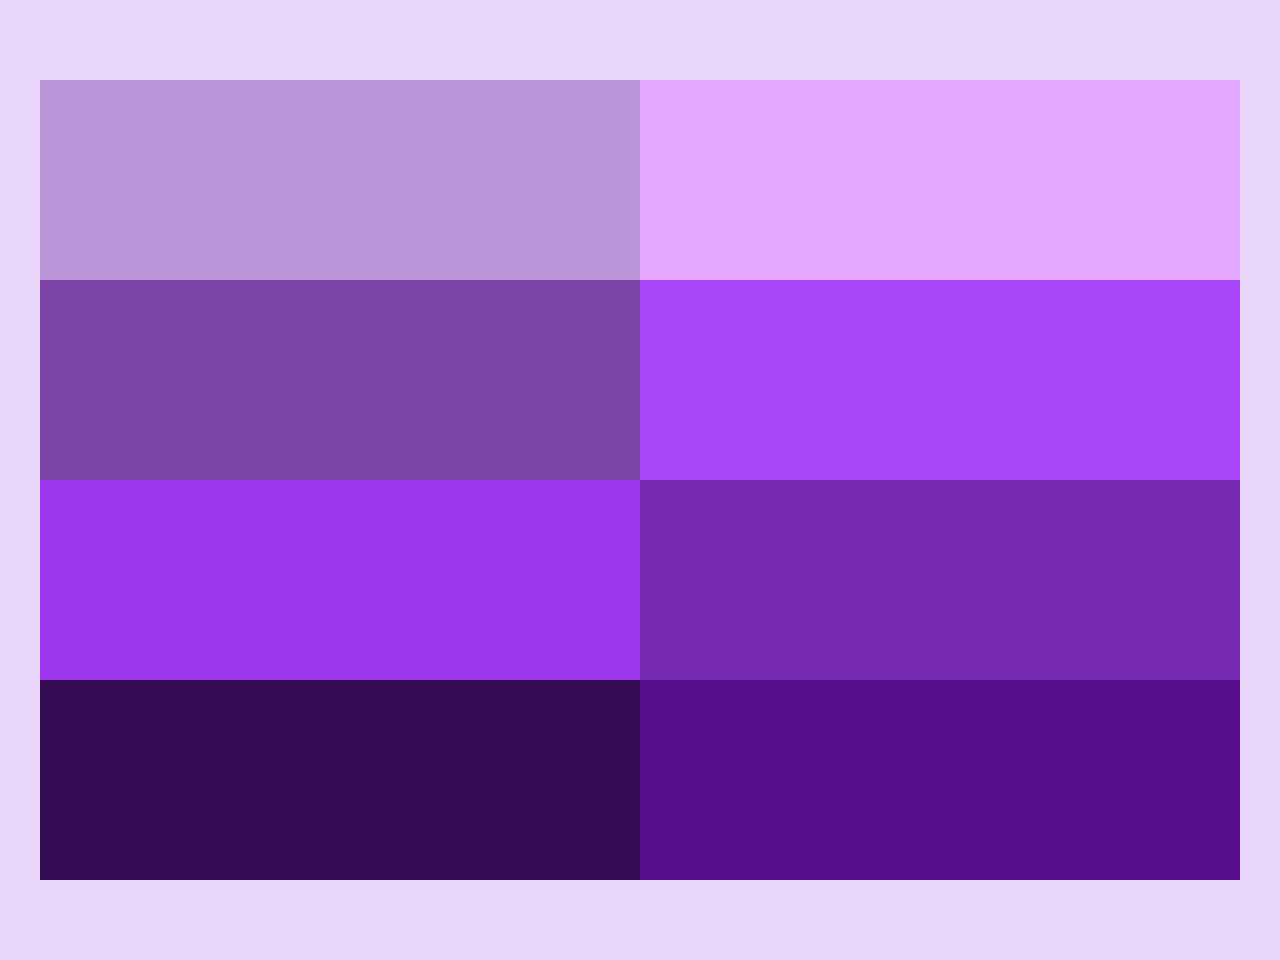
<file: Project 1/index.html>
<!DOCTYPE html>
<html lang="en">
<head>
  <meta charset="UTF-8">
  <meta name="viewport" content="width=device-width, initial-scale=1.0">
  <link rel="stylesheet" href="style.css">
  <title>CSS Box Model With Color</title>
</head>
<body>
  <section class="container">

    <section class="box-container">
        <div class="box box1"></div>
        <div class="box box2"></div>
    </section>

    <section class="box-container">
        <div class="box box3"></div>
        <div class="box box4"></div>
    </section>

    <section class="box-container">
        <div class="box box5"></div>
        <div class="box box6"></div>
    </section>

    <section class="box-container">
        <div class="box box7"></div>
        <div class="box box8"></div>
    </section>
    
  </section>
</body>
</html>
</file>
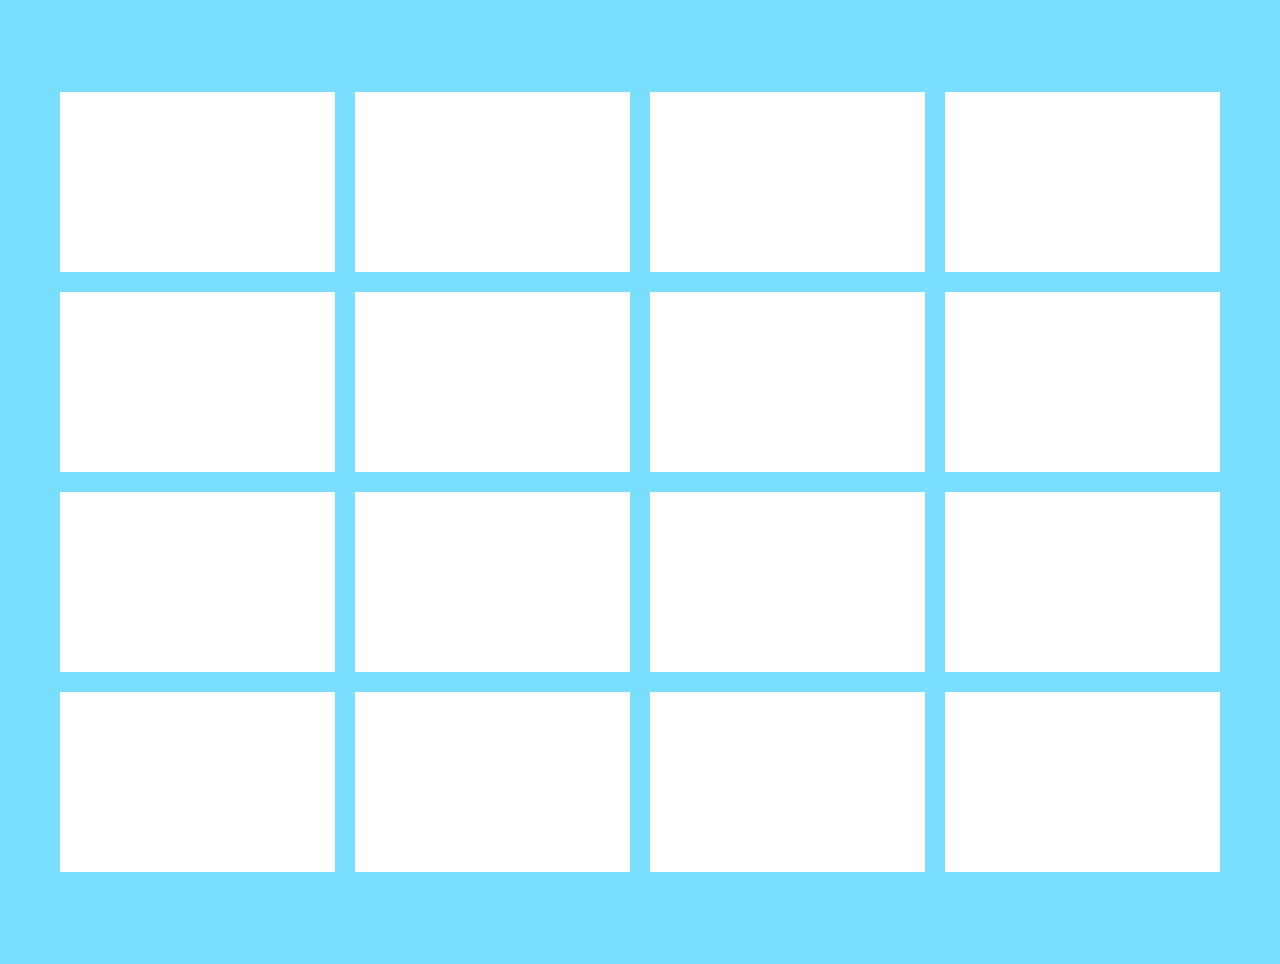
<file: Project 2/index.html>
<!DOCTYPE html>
<html lang="en">
<head>
  <meta charset="UTF-8">
  <meta name="viewport" content="width=device-width, initial-scale=1.0">
  <link rel="stylesheet" href="style.css">
  <title>Grid Layout </title>
</head>
<body>
   <section class="container grid">
     <div class="box"></div>
     <div class="box"></div>
     <div class="box"></div>
     <div class="box"></div>
     <div class="box"></div>
     <div class="box"></div>
     <div class="box"></div>
     <div class="box"></div>
     <div class="box"></div>
     <div class="box"></div>
     <div class="box"></div>
     <div class="box"></div>
     <div class="box"></div>
     <div class="box"></div>
     <div class="box"></div>
     <div class="box"></div>
   </section>
</body>
</html>
</file>
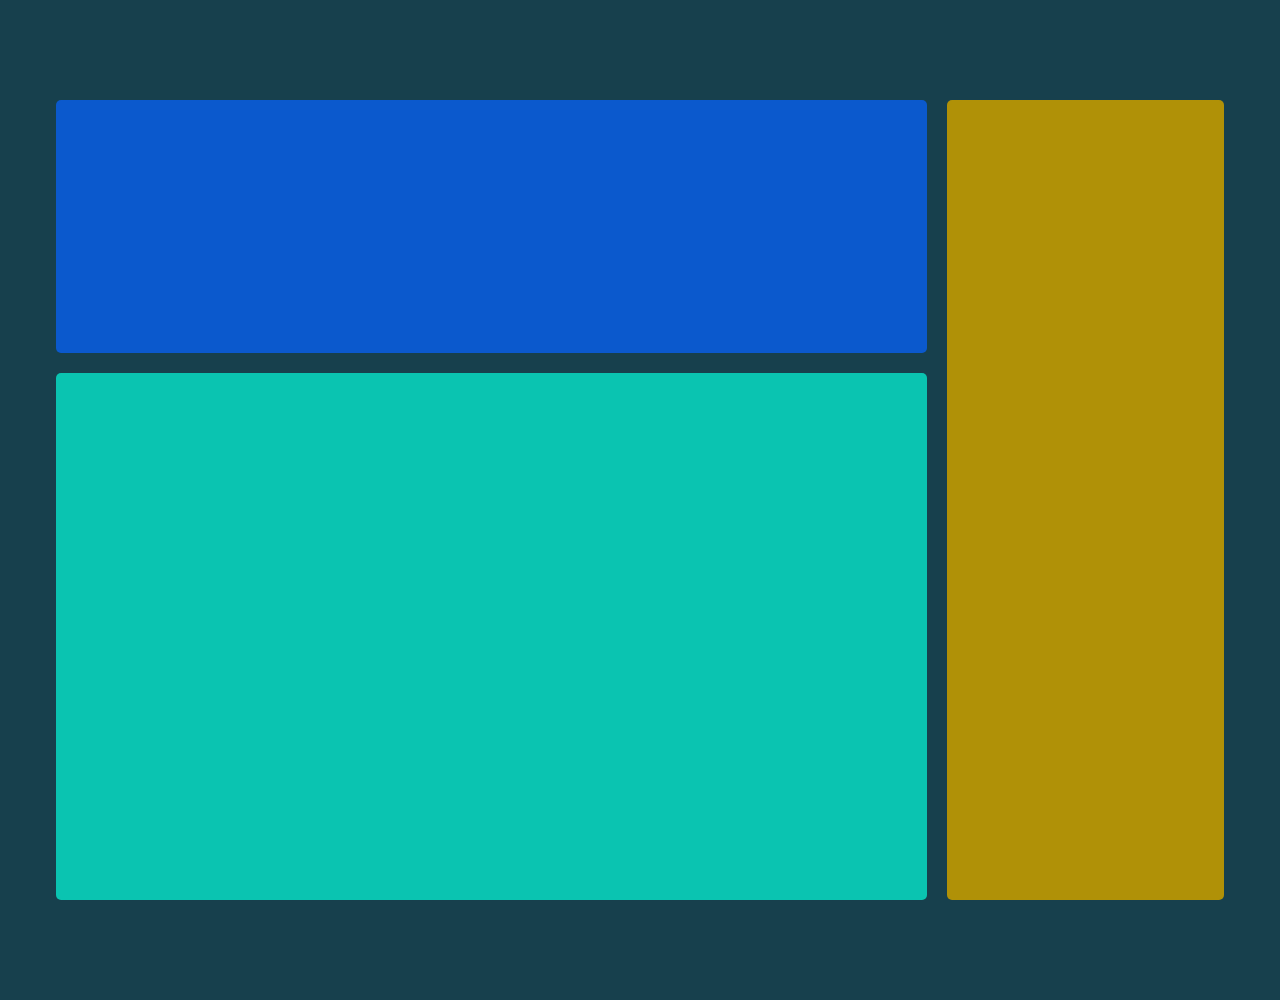
<file: Project 3/index.html>
<!doctype html>
<html lang="en">
  <head>
    <meta charset="UTF-8" />
    <meta name="viewport" content="width=device-width, initial-scale=1.0" />
    <link rel="stylesheet" href="style.css" />
    <title>Project 3 Grid Area</title>
  </head>
  <body>
    <section class="container grid">
      <div class="box1 box"></div>
      <div class="box2 box"></div>
      <div class="box3 box" ></div>
    </section>
  </body>
</html>
</file>
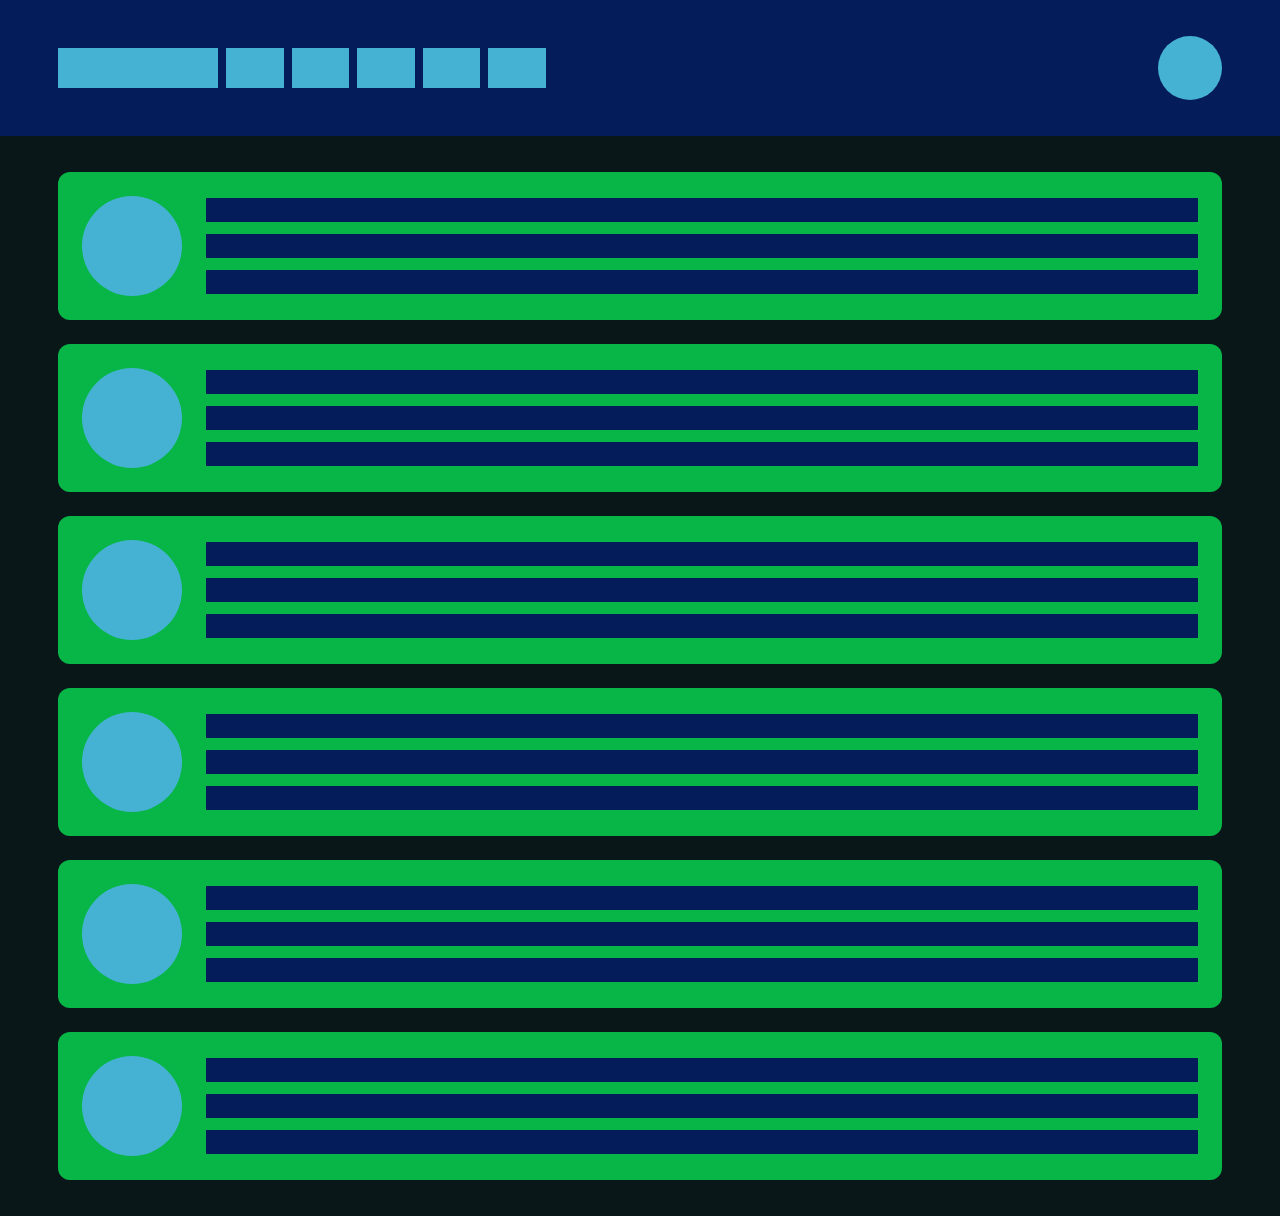
<file: Project 4/index.html>
<!doctype html>
<html lang="en">
  <head>
    <meta charset="UTF-8" />
    <meta name="viewport" content="width=device-width, initial-scale=1.0" />
    <link rel="stylesheet" href="style.css" />
    <title>Project 4-Color Hero Section</title>
  </head>
  <body>
    <nav>
      <section class="container navigation">
        <div class="left-nav">
          <div class="logo"></div>
          <div class="link"></div>
          <div class="link"></div>
          <div class="link"></div>
          <div class="link"></div>
          <div class="link"></div>
        </div>
        <div class="user"></div>
      </section>
    </nav>
    
    <main class="card-container">
      <div class="card">
        <div>
          <div class="circle"></div>
        </div>

        <div class="line-container">
          <div class="line"></div>
          <div class="line"></div>
          <div class="line"></div>
        </div>
      </div>

      <div class="card">
        <div>
          <div class="circle"></div>
        </div>

        <div class="line-container">
          <div class="line"></div>
          <div class="line"></div>
          <div class="line"></div>
        </div>
      </div>

      <div class="card">
        <div>
          <div class="circle"></div>
        </div>

        <div class="line-container">
          <div class="line"></div>
          <div class="line"></div>
          <div class="line"></div>
        </div>
      </div>

      <div class="card">
        <div>
          <div class="circle"></div>
        </div>

        <div class="line-container">
          <div class="line"></div>
          <div class="line"></div>
          <div class="line"></div>
        </div>
      </div>

      <div class="card">
        <div>
          <div class="circle"></div>
        </div>

        <div class="line-container">
          <div class="line"></div>
          <div class="line"></div>
          <div class="line"></div>
        </div>
      </div>

      <div class="card">
        <div>
          <div class="circle"></div>
        </div>

        <div class="line-container">
          <div class="line"></div>
          <div class="line"></div>
          <div class="line"></div>
        </div>
      </div>
    </main>
  </body>
</html>
</file>
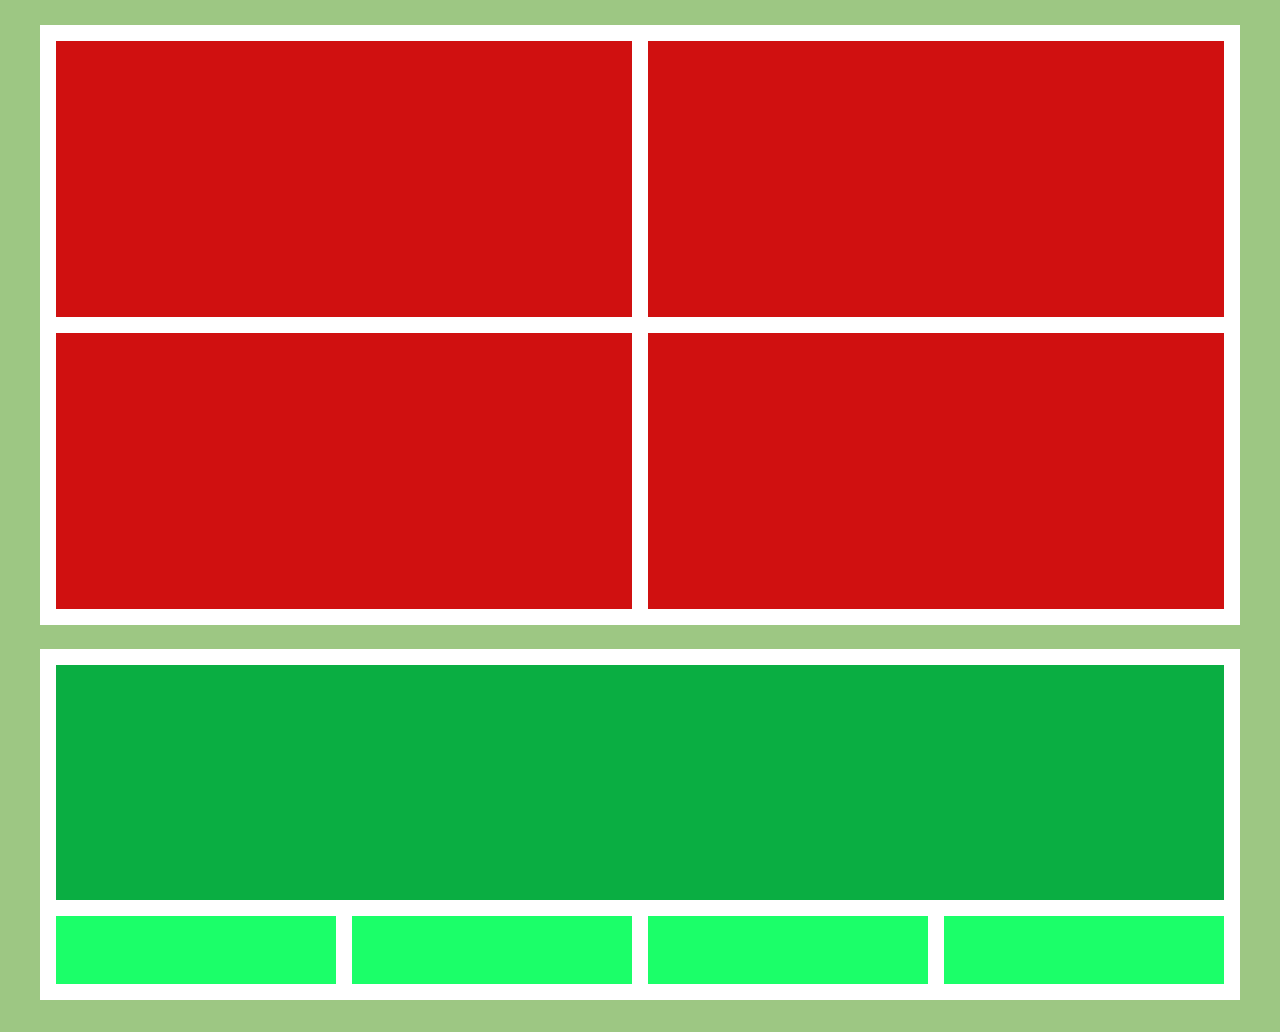
<file: Project 5/index.html>
<!doctype html>
<html lang="en">
<head>
  <meta charset="UTF-8">
  <meta name="viewport" content="width=device-width, initial-scale=1.0">
  <title>Project 5</title>
  <link rel="stylesheet" href="style.css">
</head>
<body>
   <div class="layout-main-spacing">
    <section class="container top-container">
      <div class="red-box"></div>
      <div class="red-box"></div>
      <div class="red-box"></div>
      <div class="red-box"></div>

    </section>

    <section class="container bottom-container">
      <div class="dark-green-box"></div>
      <div class="green-grid">
         <div class="light-green-box"></div>
         <div class="light-green-box"></div>
         <div class="light-green-box"></div>
         <div class="light-green-box"></div>
      </div>
    </section>
     </div>
</body>
</html>
</file>
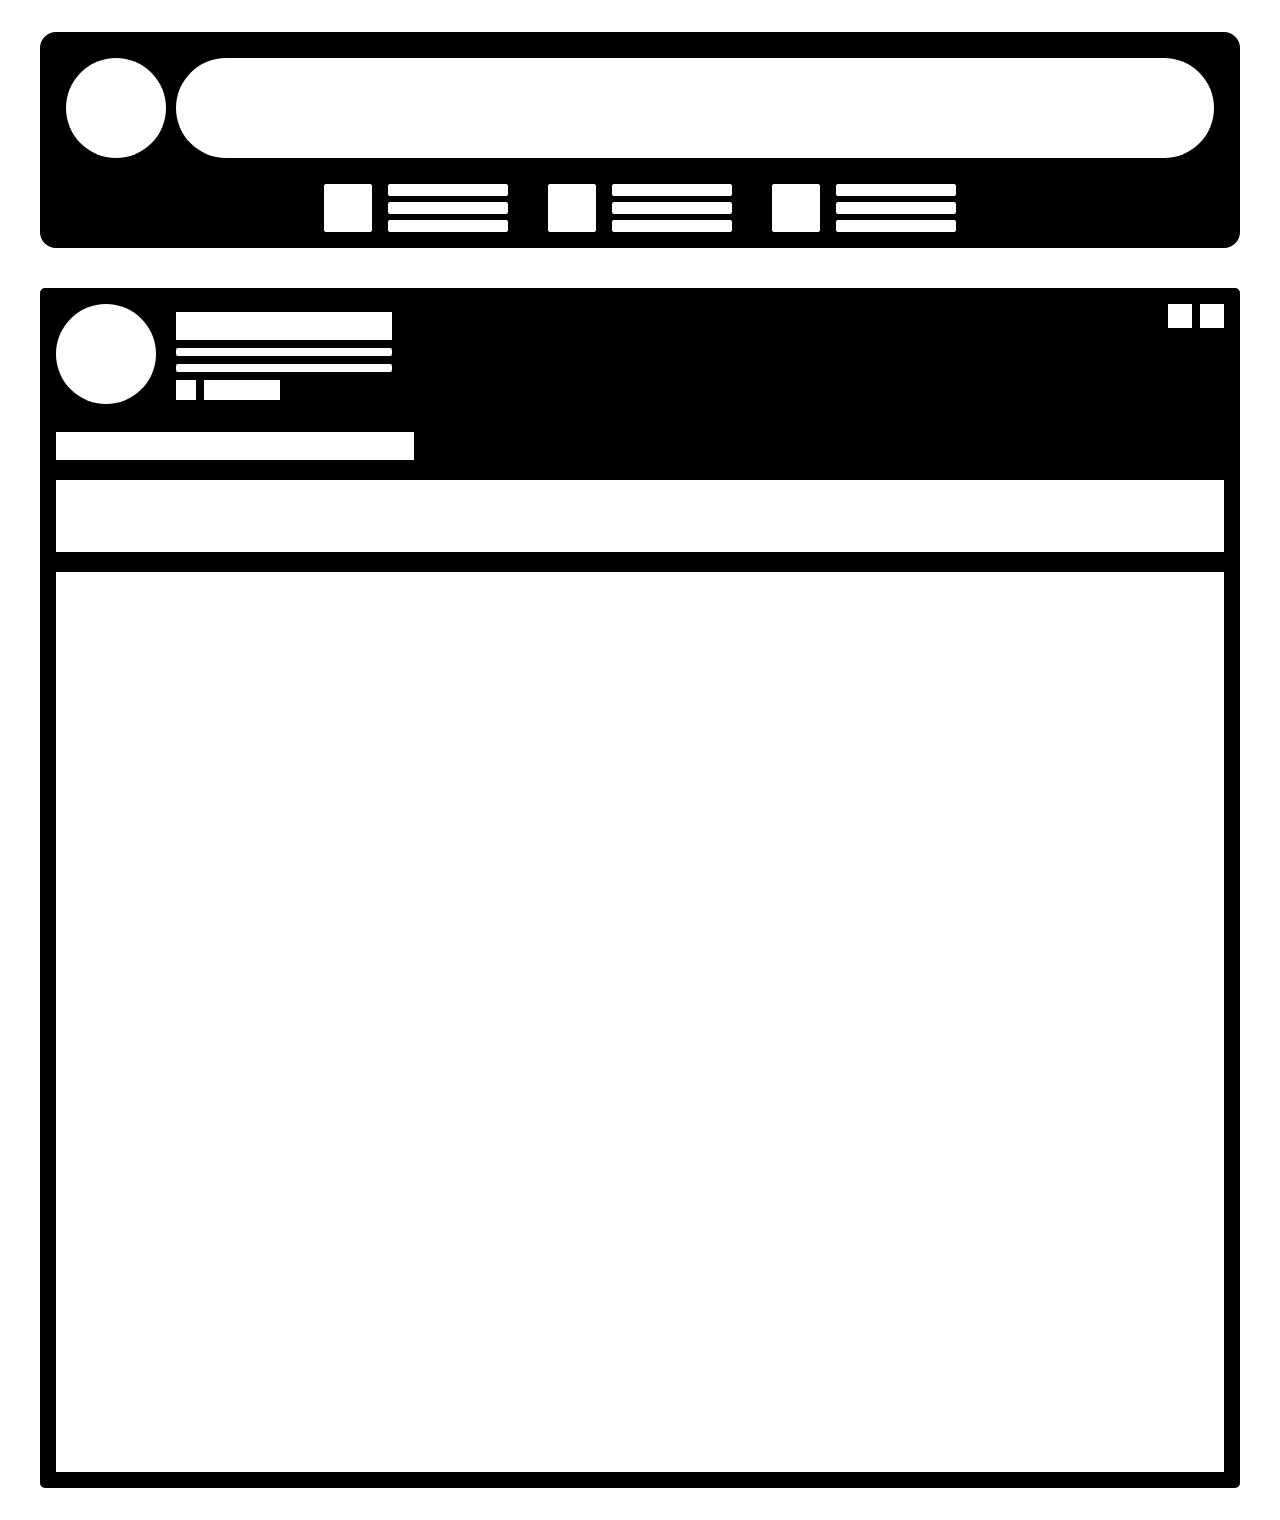
<file: Project 6/index.html>
<!doctype html>
<html lang="en">
  <head>
    <meta charset="UTF-8" />
    <meta name="viewport" content="width=device-width, initial-scale=1.0" />
    <meta name="description" content="Project-6 HTML-CSS-Practice" />
    <link rel="stylesheet" href="style.css" />
    <title>Project 6</title>
  </head>
  <body>
    <div class="spacing">
      <div class="container">
        <section class="top-section">
          <div class="circle-input-section">
            <div class="avatar"></div>
            <div class="input"></div>
          </div>

          <div class="tag-info-section">
            <div class="tag-info">
              <div class="square"></div>
              <div class="line-container">
                <div class="line"></div>
                <div class="line"></div>
                <div class="line"></div>
              </div>
            </div>

            <div class="tag-info">
              <div class="square"></div>
              <div class="line-container">
                <div class="line"></div>
                <div class="line"></div>
                <div class="line"></div>
              </div>
            </div>

            <div class="tag-info">
              <div class="square"></div>
              <div class="line-container">
                <div class="line"></div>
                <div class="line"></div>
                <div class="line"></div>
              </div>
            </div>
          </div>
        </section>

        <section class="bottom-container">
          <div class="user-info-container">
            <div class="user-info">
              <div class="avatar"></div>
              <div class="details-line">
                <div class="rect"></div>
                <div class="line"></div>
                <div class="line"></div>

                <div class="more-details">
                  <div class="box1"></div>
                  <div class="box2"></div>
                </div>
              </div>
            </div>

            <div class="controls">
              <div class="control"></div>
              <div class="control"></div>
            </div>
          </div>
          <div class="content-container">
            <div class="bar1"></div>
            <div class="bar2"></div>
            <div class="content"></div>
          </div>
        </section>
      </div>
    </div>
  </body>
</html>
</file>
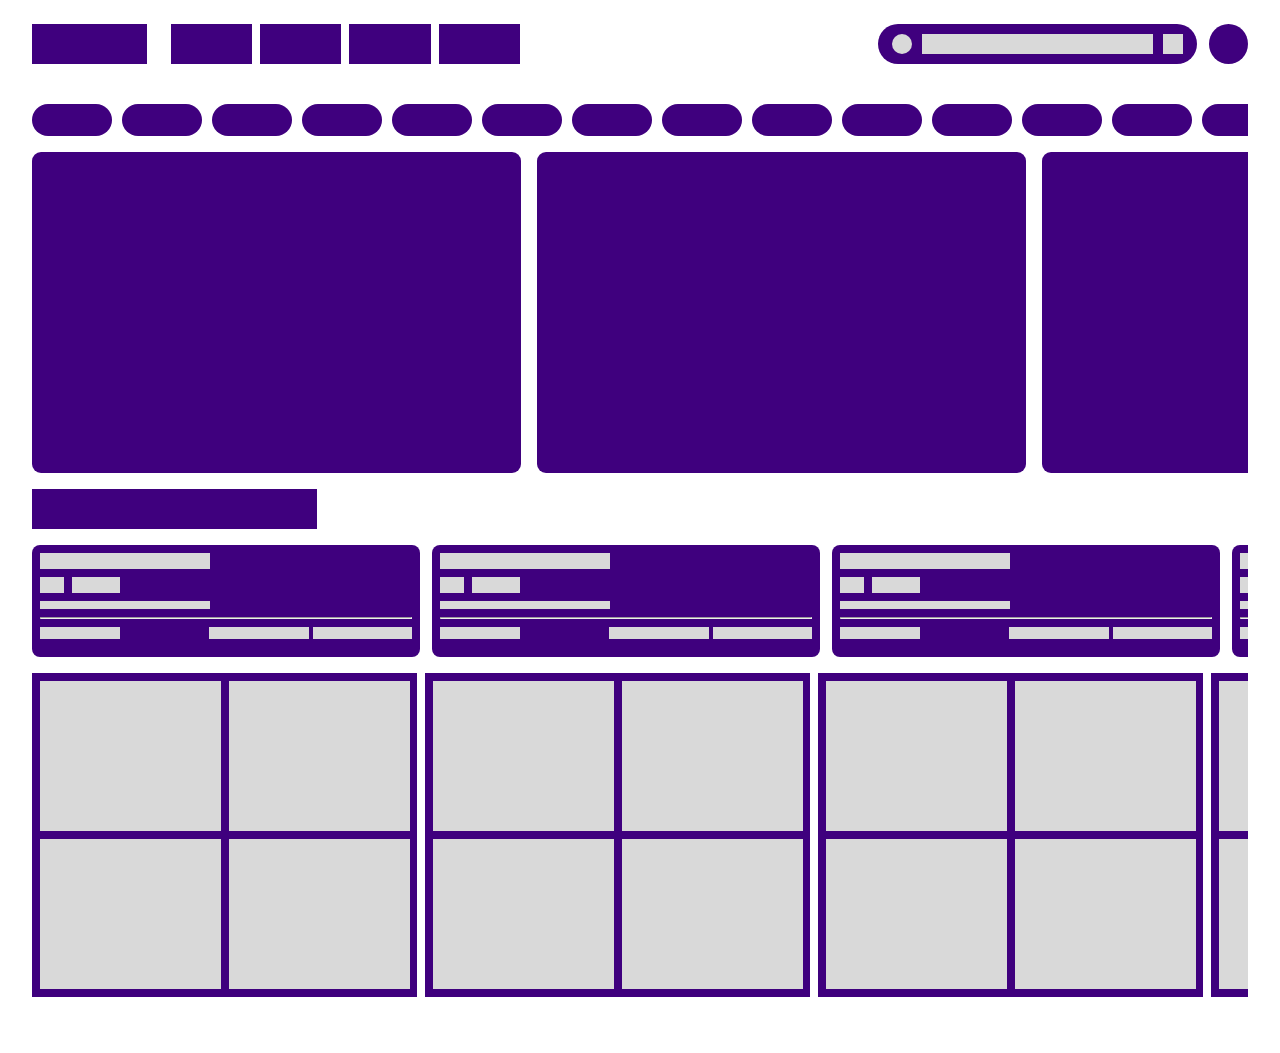
<file: Project 7/index.html>
<!doctype html>
<html lang="en">
  <head>
    <meta charset="UTF-8" />
    <meta name="viewport" content="width=device-width, initial-scale=1.0" />
    <link rel="stylesheet" href="style.css" />
    <title>Project 7</title>
  </head>
  <body>
    <div class="container">
      <nav>
        <div class="links">
          <div class="logo"></div>
          <div class="link">
          <a href="#"></a>
          <a href="#"></a>
          <a href="#"></a>
          <a href="#"></a>
          </div>
        </div>

        <div class="search-bar">
          <div class="search">
            <div class="circle"></div>
            <div class="rectangle"></div>
            <div class="square"></div>
          </div>
          <div class="avatar"></div>
        </div>
      </nav>

      <div class="tags">
        <span></span>
        <span></span>
        <span></span>
        <span></span>
        <span></span>
        <span></span>
        <span></span>
        <span></span>
        <span></span>
        <span></span>
        <span></span>
        <span></span>
        <span></span>
        <span></span>
        <span></span>
        <span></span>
        <span></span>
        <span></span>
        <span></span>
        <span></span>
        <span></span>
        <span></span>
        <span></span>
        <span></span>
        <span></span>
        <span></span>
        <span></span>
        <span></span>
        <span></span>
      </div>

      <div class="ads">
        <span></span>
        <span></span>
        <span></span>
        <span></span>
        <span></span>
        <span></span>
        <span></span>
      </div>

      <div class="bar"></div>


      <div class="cards">
        <div class="card">
          <section>
            <div class="line1"></div>
            <div class="box-container">
              <div class="box1"></div>
              <div class="box2"></div>
            </div>
            <div class="line2"></div>
          </section>
           <hr>
          <div class="card-bottom">
            <span></span>
            <div class="left">
              <span></span>
              <span></span>
            </div>
          </div>
        </div>

        <div class="card">
          <section>
            <div class="line1"></div>
            <div class="box-container">
              <div class="box1"></div>
              <div class="box2"></div>
            </div>
            <div class="line2"></div>
          </section>
           <hr>
          <div class="card-bottom">
            <span></span>
            <div class="left">
              <span></span>
              <span></span>
            </div>
          </div>
        </div>

        <div class="card">
          <section>
            <div class="line1"></div>
            <div class="box-container">
              <div class="box1"></div>
              <div class="box2"></div>
            </div>
            <div class="line2"></div>
          </section>
           <hr>
          <div class="card-bottom">
            <span></span>
            <div class="left">
              <span></span>
              <span></span>
            </div>
          </div>
        </div>

        <div class="card">
          <section>
            <div class="line1"></div>
            <div class="box-container">
              <div class="box1"></div>
              <div class="box2"></div>
            </div>
            <div class="line2"></div>
          </section>
           <hr>
          <div class="card-bottom">
            <span></span>
            <div class="left">
              <span></span>
              <span></span>
            </div>
          </div>
        </div>

        <div class="card">
          <section>
            <div class="line1"></div>
            <div class="box-container">
              <div class="box1"></div>
              <div class="box2"></div>
            </div>
            <div class="line2"></div>
          </section>
           <hr>
          <div class="card-bottom">
            <span></span>
            <div class="left">
              <span></span>
              <span></span>
            </div>
          </div>
        </div>

        <div class="card">
          <section>
            <div class="line1"></div>
            <div class="box-container">
              <div class="box1"></div>
              <div class="box2"></div>
            </div>
            <div class="line2"></div>
          </section>
           <hr>
          <div class="card-bottom">
            <span></span>
            <div class="left">
              <span></span>
              <span></span>
            </div>
          </div>
        </div>

        <div class="card">
          <section>
            <div class="line1"></div>
            <div class="box-container">
              <div class="box1"></div>
              <div class="box2"></div>
            </div>
            <div class="line2"></div>
          </section>
           <hr>
          <div class="card-bottom">
            <span></span>
            <div class="left">
              <span></span>
              <span></span>
            </div>
          </div>
        </div>
      </div>

      <section class="grid-boxes">
         <div class="grid-box">
          <span></span>
          <span></span>
          <span></span>
          <span></span>
         </div>

         <div class="grid-box">
          <span></span>
          <span></span>
          <span></span>
          <span></span>
         </div>

         <div class="grid-box">
          <span></span>
          <span></span>
          <span></span>
          <span></span>
         </div>

         <div class="grid-box">
          <span></span>
          <span></span>
          <span></span>
          <span></span>
         </div>

         <div class="grid-box">
          <span></span>
          <span></span>
          <span></span>
          <span></span>
         </div>

         <div class="grid-box">
          <span></span>
          <span></span>
          <span></span>
          <span></span>
         </div>
      </section>
      <div class="bottom-spacing"></div>
    </div>
  </body>
</html>
</file>
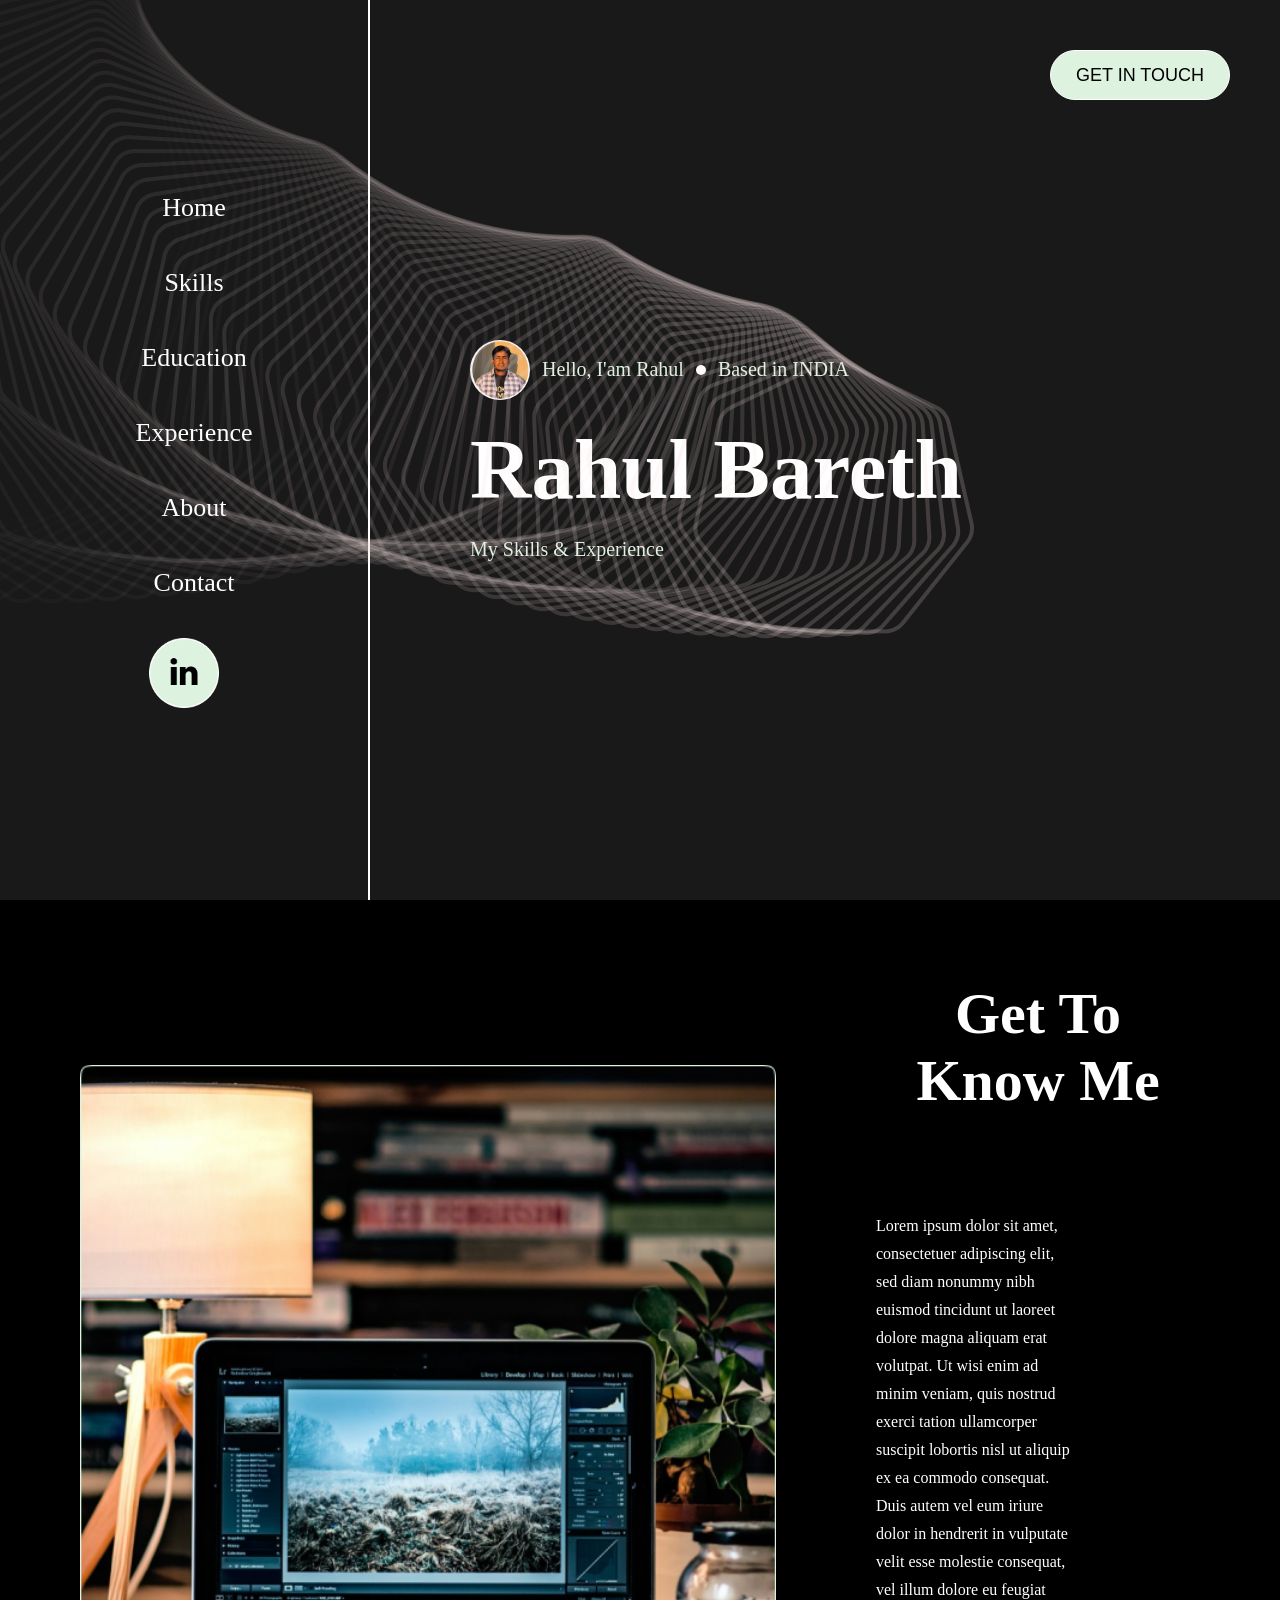
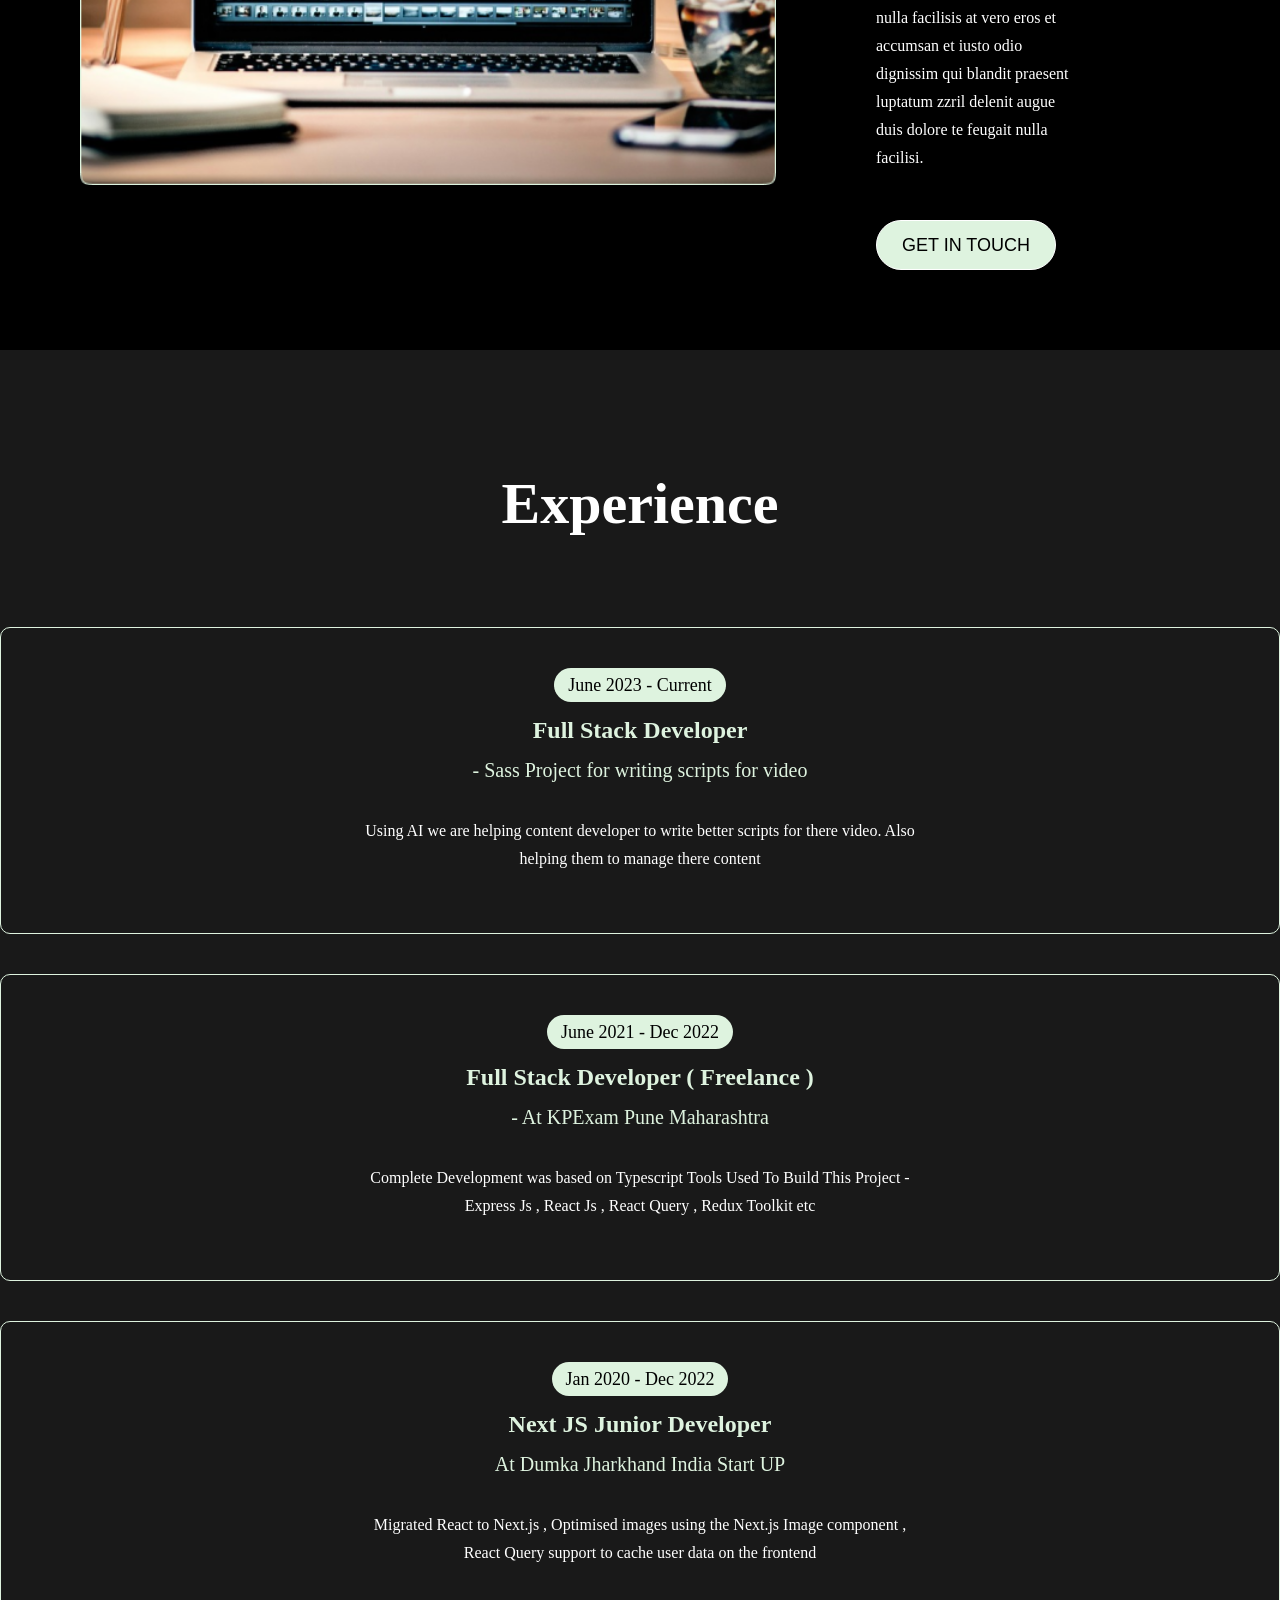
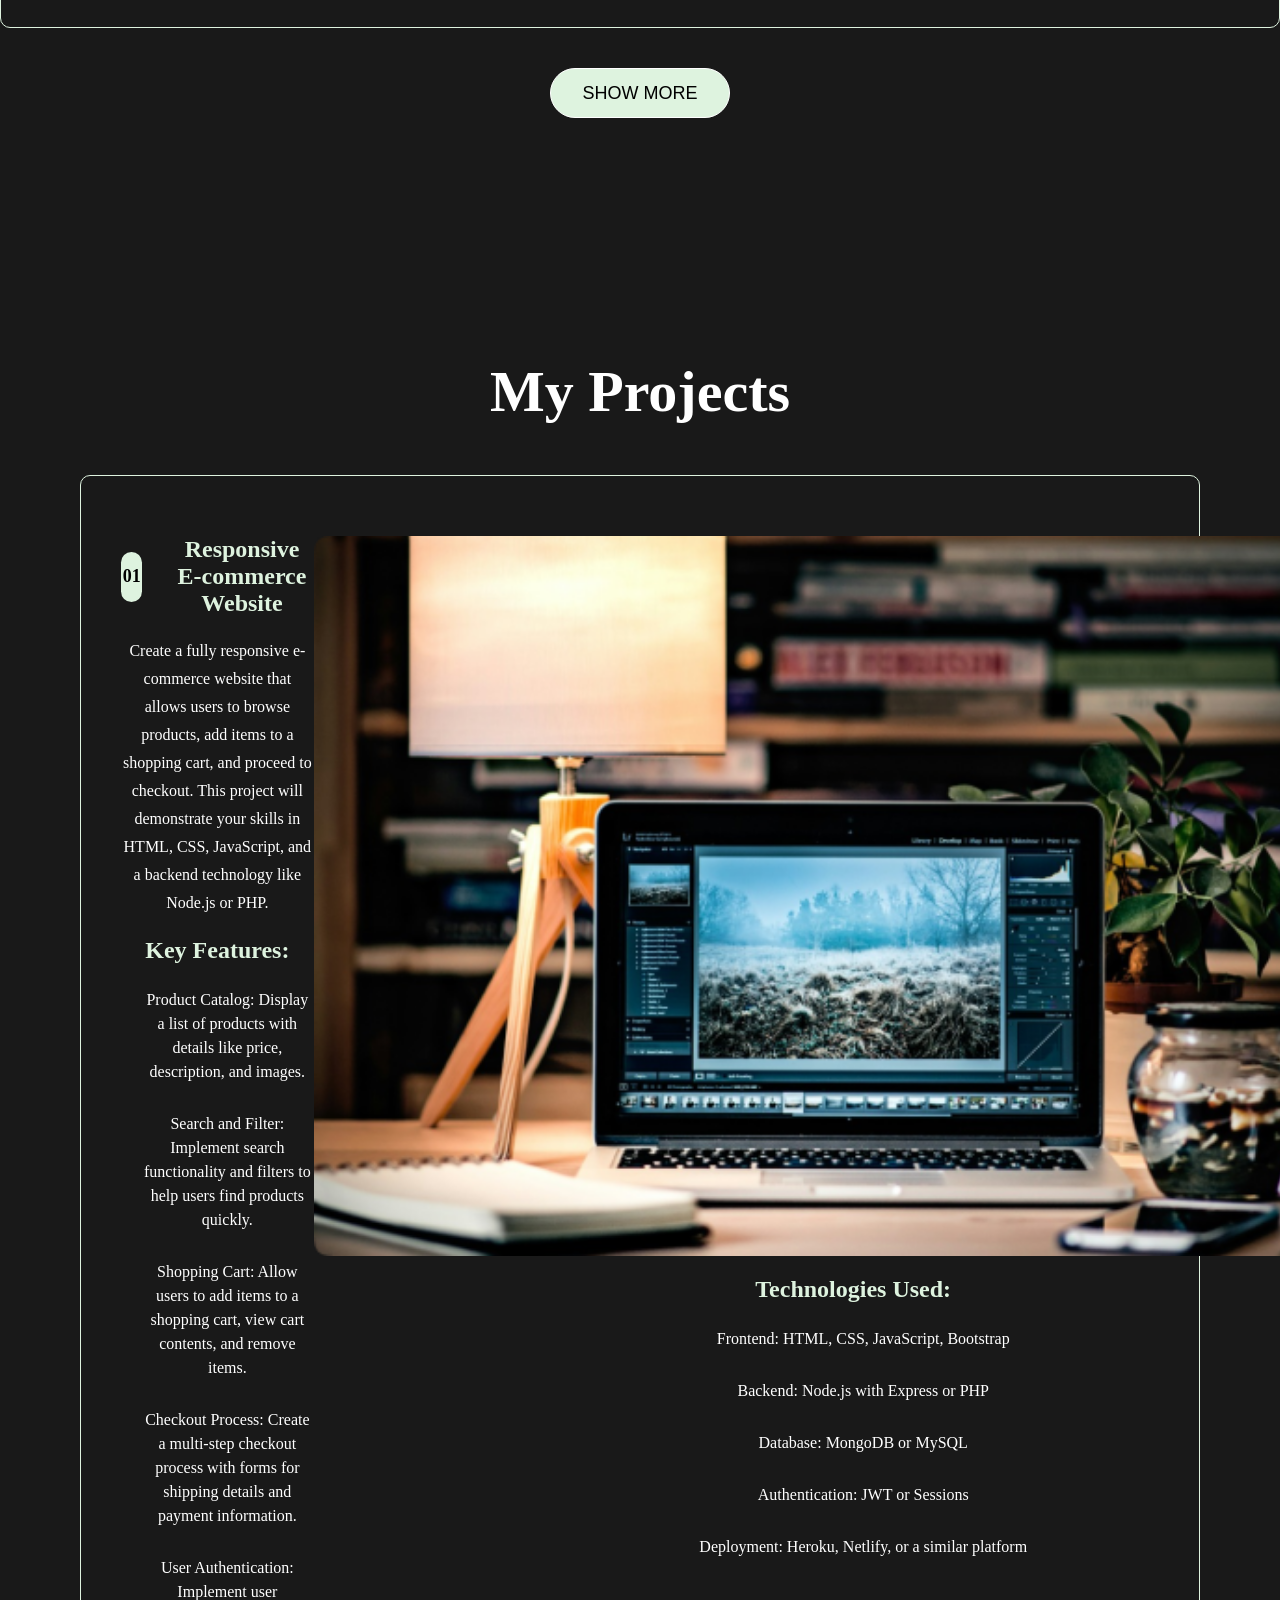
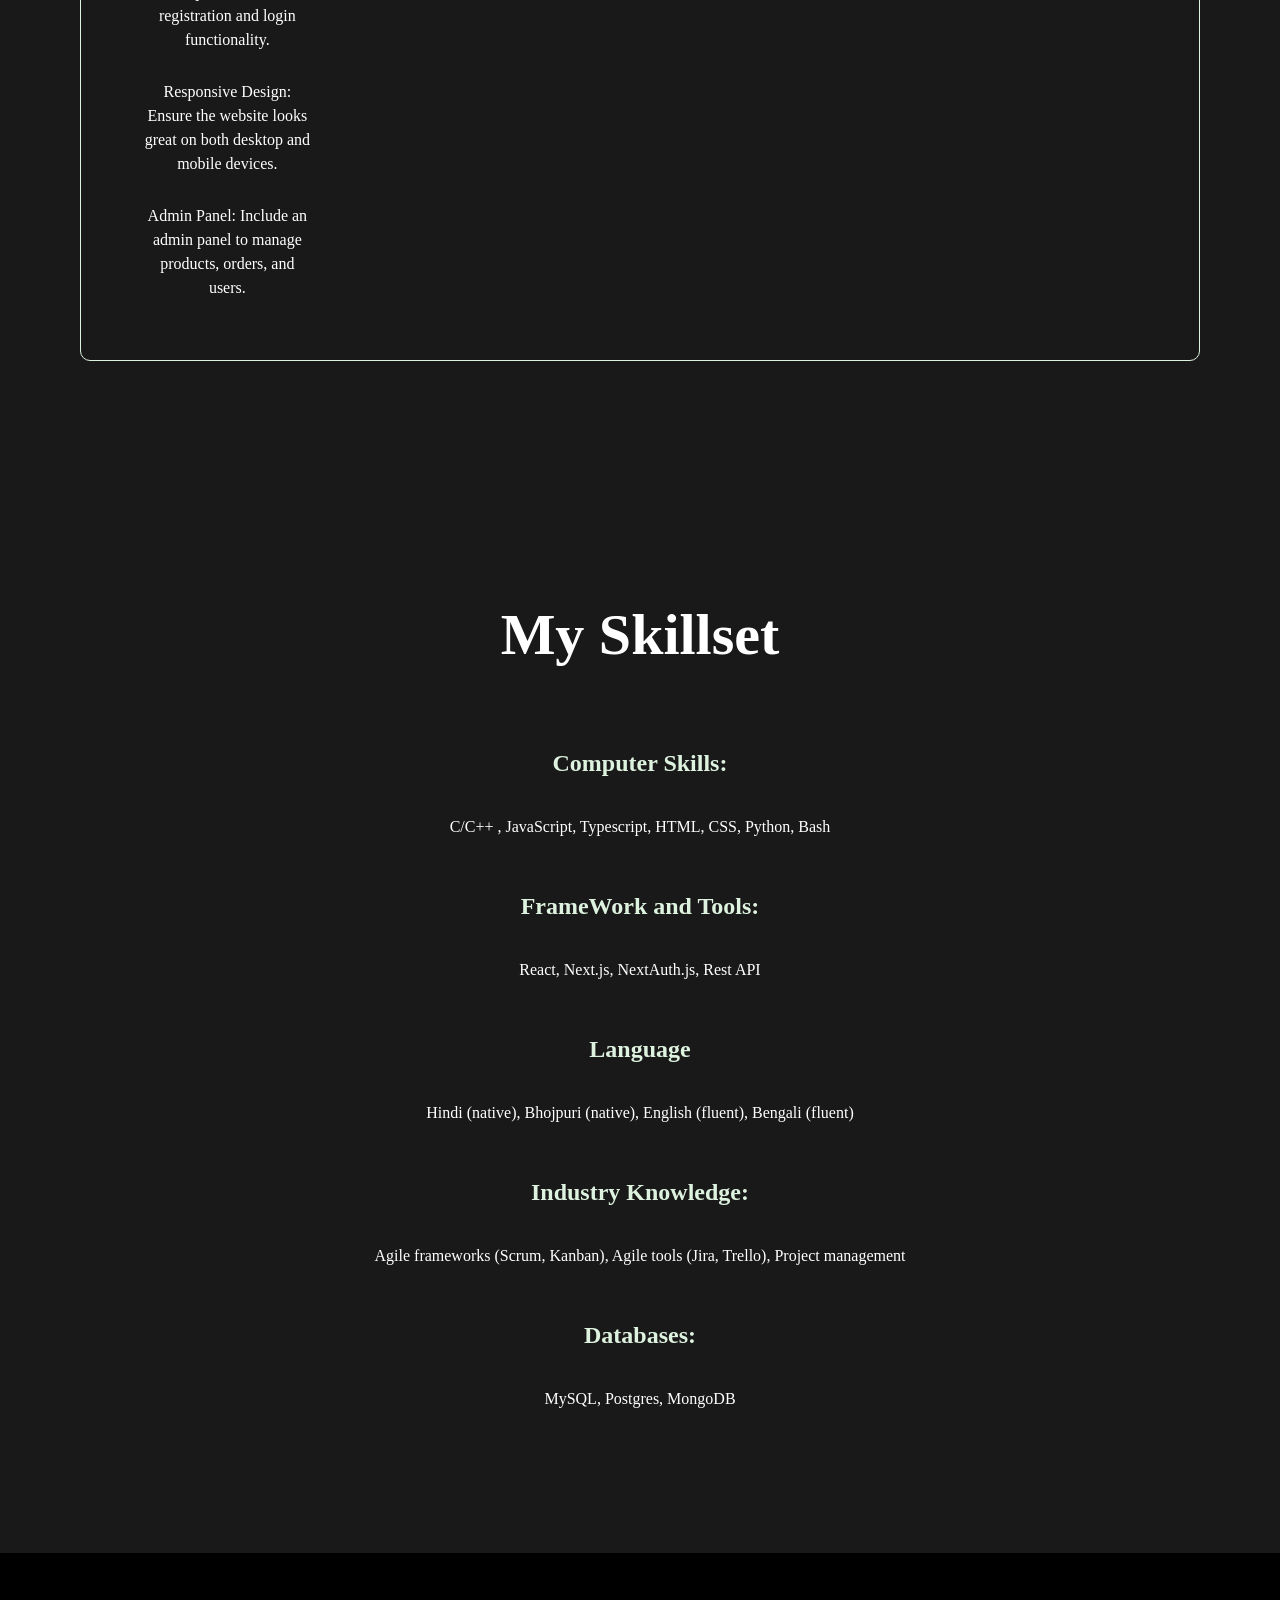
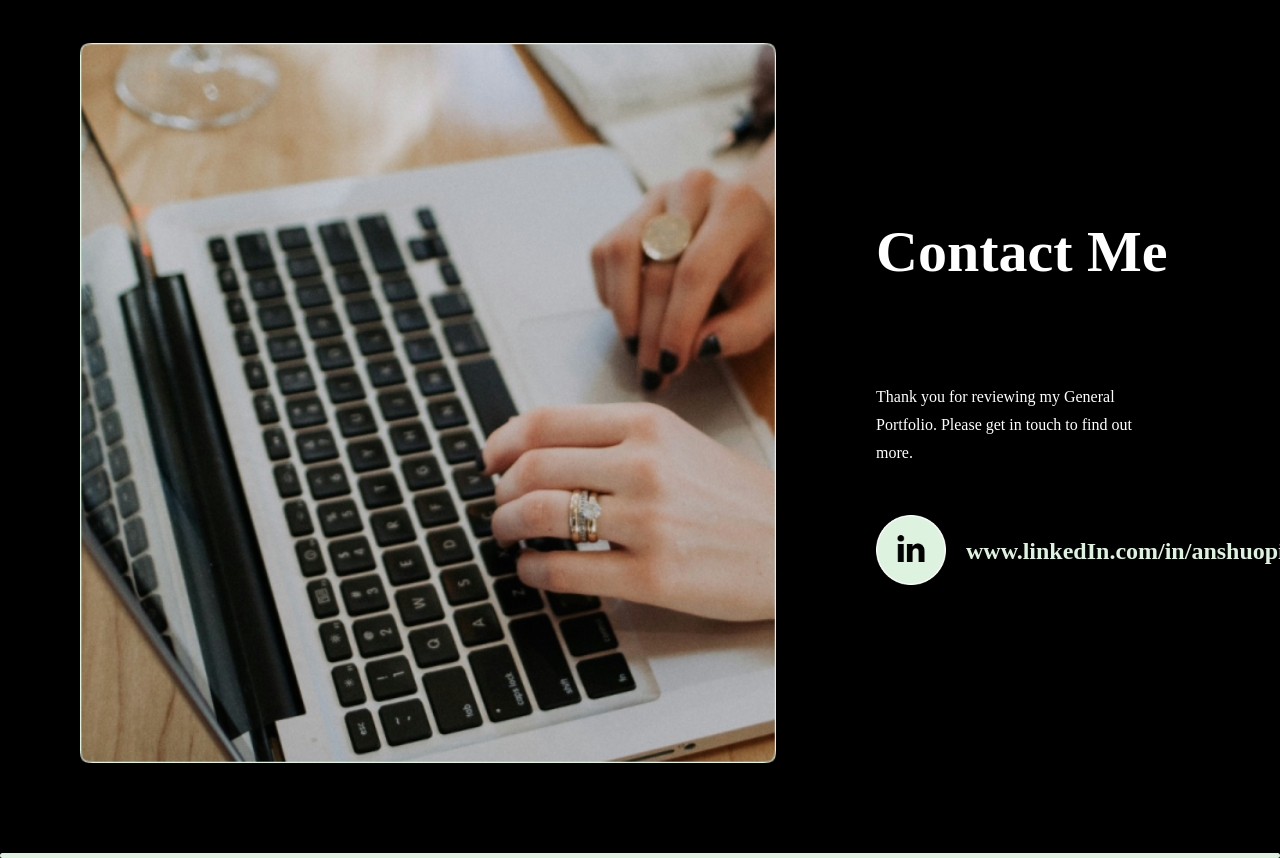
<file: Project 9/index.html>
<!doctype html>
<html lang="en">
  <head>
    <meta charset="UTF-8" />
    <meta name="viewport" content="width=device-width, initial-scale=1.0" />
    <meta
      name="description"
      content="A modern responsive web layout built with HTML and CSS."
    />
    <link rel="stylesheet" href="style.css" />
    <title>Project 9-Modern Web Layout</title>
  </head>
  <body>
    <!--Hero-section-->

    <section class="hero-section">
      <nav>
        <ul>
          <li>
            <a href="#">Home</a>
          </li>
        </ul>
        <ul>
          <li>
            <a href="#">Skills</a>
          </li>
        </ul>
        <ul>
          <li>
            <a href="#">Education</a>
          </li>
        </ul>
        <ul>
          <li>
            <a href="#">Experience</a>
          </li>
        </ul>
        <ul>
          <li>
            <a href="#">About</a>
          </li>
        </ul>
        <ul>
          <li>
            <a href="#"> Contact</a>
          </li>
        </ul>
        <div class="linkedin-logo">
          <img src="images/linkedin-logo.png" alt="linkedin" />
        </div>
      </nav>
      <section class="header">
        <button class="get-btn">Get In Touch</button>
        <div class="basic-details">
          <div class="avatar">
            <img src="images/userprofile.png" alt="profilepicture" />
            <h4>Hello, I'am Rahul</h4>
            <div></div>
            <h4>Based in INDIA</h4>
          </div>
        </div>
        <h1>Rahul Bareth</h1>
        <h4>My Skills & Experience</h4>
      </section>
      <img class="top-bg" src="images/top-bg.png" alt="hero-bg">  
    </section>

    <!--About-Section-->

    <section class="about-section">
      <div class="image-container">
        <img src="images/about-img.png" alt="about" />
      </div>

      <div class="content">
        <h2>Get To Know Me</h2>
        <p>
          Lorem ipsum dolor sit amet, consectetuer adipiscing elit, sed diam
          nonummy nibh euismod tincidunt ut laoreet dolore magna aliquam erat
          volutpat. Ut wisi enim ad minim veniam, quis nostrud exerci tation
          ullamcorper suscipit lobortis nisl ut aliquip ex ea commodo consequat.
          Duis autem vel eum iriure dolor in hendrerit in vulputate velit esse
          molestie consequat, vel illum dolore eu feugiat nulla facilisis at
          vero eros et accumsan et iusto odio dignissim qui blandit praesent
          luptatum zzril delenit augue duis dolore te feugait nulla facilisi.
        </p>
        <button>GET IN TOUCH</button>
      </div>
    </section>

    <!--Experience-Section-->

    <section class="experience-section">
      <h2>Experience</h2>
      <div class="experience-card">
        <div class="tag">June 2023 - Current</div>
        <h3>Full Stack Developer</h3>
        <h4>- Sass Project for writing scripts for video</h4>
        <p>
          Using AI we are helping content developer to write better scripts for
          there video. Also helping them to manage there content
        </p>
      </div>

      <div class="experience-card">
        <div class="tag">June 2021 - Dec 2022</div>
        <h3>Full Stack Developer ( Freelance )</h3>
        <h4>- At KPExam Pune Maharashtra</h4>
        <p>
          Complete Development was based on Typescript Tools Used To Build This
          Project - Express Js , React Js , React Query , Redux Toolkit etc
        </p>
      </div>

      <div class="experience-card">
        <div class="tag">Jan 2020 - Dec 2022</div>
        <h3>Next JS Junior Developer</h3>
        <h4>At Dumka Jharkhand India Start UP</h4>
        <p>
          Migrated React to Next.js , Optimised images using the Next.js Image
          component , React Query support to cache user data on the frontend
        </p>
      </div>

      <div class="show-btn">
        <button>Show More</button>
      </div>
    </section>

    <!--Project-Section-->

    <section class="project-section">
      <h2>My Projects</h2>
      <div class="project-card">
        <div class="left">
          <div class="project-overview">
            <div class="title">
              <div class="number">01</div>
              <h3>Responsive E-commerce Website</h3>
            </div>
            <p>
              Create a fully responsive e-commerce website that allows users to
              browse products, add items to a shopping cart, and proceed to
              checkout. This project will demonstrate your skills in HTML, CSS,
              JavaScript, and a backend technology like Node.js or PHP.
            </p>
          </div>
          <div class="key-feature">
            <h3>Key Features:</h3>
            <ul>
              <li>
                Product Catalog: Display a list of products with details like
                price, description, and images.
              </li>
              <li>
                Search and Filter: Implement search functionality and filters to
                help users find products quickly.
              </li>
              <li>
                Shopping Cart: Allow users to add items to a shopping cart, view
                cart contents, and remove items.
              </li>
              <li>
                Checkout Process: Create a multi-step checkout process with
                forms for shipping details and payment information.
              </li>
              <li>
                User Authentication: Implement user registration and login
                functionality.
              </li>
              <li>
                Responsive Design: Ensure the website looks great on both
                desktop and mobile devices.
              </li>
              <li>
                Admin Panel: Include an admin panel to manage products, orders,
                and users.
              </li>
            </ul>
          </div>
        </div>

        <div class="right">
          <div class="image-container">
            <img
              src="images/project-img.png"
              alt="Responsive E-commerce Website"
            />
          </div>
          <div class="technology">
            <h3>Technologies Used:</h3>
            <ul>
              <li>Frontend: HTML, CSS, JavaScript, Bootstrap</li>
              <li>Backend: Node.js with Express or PHP</li>
              <li>Database: MongoDB or MySQL</li>
              <li>Authentication: JWT or Sessions</li>
              <li>Deployment: Heroku, Netlify, or a similar platform</li>
            </ul>
          </div>
        </div>
      </div>
    </section>

    <!--My Skills-->

    <section class="skill-section">
      <h2>My Skillset</h2>
      <div class="skill">
        <h3>Computer Skills:</h3>
        <p>C/C++ , JavaScript, Typescript, HTML, CSS, Python, Bash</p>
      </div>
      <div class="skill">
        <h3>FrameWork and Tools:</h3>
        <p>React, Next.js, NextAuth.js, Rest API</p>
      </div>
      <div class="skill">
        <h3>Language</h3>
        <p>
          Hindi (native), Bhojpuri (native), English (fluent), Bengali (fluent)
        </p>
      </div>
      <div class="skill">
        <h3>Industry Knowledge:</h3>
        <p>
          Agile frameworks (Scrum, Kanban), Agile tools (Jira, Trello), Project
          management
        </p>
      </div>
      <div class="skill">
        <h3>Databases:</h3>
        <p>MySQL, Postgres, MongoDB</p>
      </div>
    </section>

    <!--Contact-Section-->

    <section class="contact-section">
      <div class="image-container">
        <img src="images/contact-img.png" alt="contact" />
      </div>

      <div class="content">
        <h2>Contact Me</h2>
        <p>
          Thank you for reviewing my General Portfolio. Please get in touch to
          find out more.
        </p>
        <div class="linkedin-container">
          <div class="linkedin-logo">
            <img src="images/linkedin-logo.png" alt="linkedin" />
          </div>
          <h3>www.linkedIn.com/in/anshuopinion</h3>
        </div>
      </div>  
    </section>

    <div class="bar"></div>
  </body>
</html>
</file>
<file: Project 1/style.css>
* {
  margin: 0;
  padding: 0;
  box-sizing: border-box;
}

body {
  background-color: #EBD6FB;
}


.container {
  max-width: 1200px;
  height: 800px;
  background-color: black;
  margin: 80px 60px;
}

.box-container {
   display: flex;
}

.box {
  height: 200px;
  width: 100%;
  background-color: rgb(243, 197, 107);
}

.box1 {
  background-color: #b995d7;
}

.box2 {
  background-color: #E3A7FF;
}

.box3 {
  background-color: #7E45A8;
}

.box4 {
  background-color: #AB47FB;
}

.box5 {
  background-color: #9E38EF;
}

.box6 {
  background-color: #7629B2;
}

.box7 {
  background-color: #340C53;
}

.box8 {
  background-color: #560E8D;
}


@media screen and (width > 1200px) {
  .container {
    margin: 80px auto;
  }
}

@media screen and (width < 1200px) and (width> 450px) {
  .container {
    margin: 40px 24px;
  }
}


@media screen and (width < 410px) {
  .container {
    margin: 24px 20px;
  }
}
</file>
<file: Project 2/style.css>
* {
  margin: 0;
  padding: 0;
  box-sizing: border-box;
}

body {
 background-color: #7ADFFF;
}


.container {
 max-width: 1200px;
 min-height: 800px;
 margin: 72px auto;
 padding: 20px;
} 

.box {
  min-height: 180px;
  width: 100%;
  background-color: white;
}

.grid {
  display:  grid;
  grid-template-columns: repeat(4, 1fr);
  gap: 20px;
}

@media (max-width: 1199px) and (min-width: 451px) {
  .grid {
    grid-template-columns: repeat(2, 1fr);
  }
}

@media (max-width: 450px) {
  .grid {
    grid-template-columns: 1fr;
  }
}
</file>
<file: Project 3/style.css>
* {
  margin: 0;
  padding: 0;
  box-sizing: border-box;
}

body {
  background-color: #17404d;
}

.container {
  max-width: 1200px;
  min-height: 800px;
  margin: 100px auto;
  padding: 0 16px;
}


.grid {
 display: grid;
 grid-template-areas: 
 "box1 box1 box1 box3" 
 "box2 box2 box2 box3"
 "box2 box2 box2 box3";
  gap: 20px;
}


.box {
  border-radius: 5px;
  cursor: pointer;
}

.box1 {
  grid-area: box1;
  background: #0b59cd;
  /* width: 895px; */
  /* height: 378px; */
}

.box2 {
  grid-area: box2;
  background: #0ac4b1;
  /* width: 895px; */
  /* height: 548px; */
}

.box3 {
  grid-area: box3;
  background: #b09107;
}



@media screen and (width < 1200px) and (width> 450px) {
  .grid {
    gap: 16px;
    grid-template-areas: 
    "box1 box1 box3"
    "box2 box2  box3"
    "box2 box2 box3"
    "box2 box2 box3"
    "box2 box2 box3"
   
  }
}


@media screen and (width < 410px) {
  .container {
    margin: 24px auto;
  }
  .grid {
    gap: 16px;
    grid-template-areas:
     "box1"
     "box1" 
     "box2"
     "box2"
     "box2"
     "box2"
     "box3"
     "box3"
     "box3";
  }
}
</file>
<file: Project 4/style.css>
* {
  margin: 0;
  padding: 0;
  box-sizing: border-box;
}

:root {
  --body:  #010f11f6;
  --brown: #051c5b;
  --red:   #45b2d3;
  --card:  #07b647;
}

body {
  background-color:  var(--body);
}


.container {
  max-width: 1200px;
  margin: 0 auto;
  padding: 36px 18px;
}


nav {
  background-color: var(--brown); 
}

.navigation {
  display: flex;
  justify-content: space-between;
  align-items: center;
  min-height: 93px;
}

.left-nav {
  display: flex;
  max-width: 488px;
  width: 100%;
  height: 40px;
  gap: 8px;
}

.logo {
  background-color: var(--red);
   height: 40px;
   width: 100%;
   min-width: 160px;
}

.link {
  background-color: var(--red);
  height: 40px;
  width: 100%;
}

.user {
  background-color: var(--red);
   height: 64px;
   width: 64px;
   border-radius: 50%;
}

/* --Card Styling-- */

.card-container {
  max-width: 1200px;
  margin: 0 auto;
  padding: 36px 18px;
  display: flex;
  flex-direction: column;
  gap: 24px;
}

.circle {
  background-color: var(--red);
  height: 100px;
  width: 100px;
  border-radius: 50%;
}




.card {
  padding: 24px;
  display: flex;
  gap: 24px;
  border-radius: 12px;
  min-height: 148px;
  background-color: var(--card);
  align-items: center;
  justify-content: center;
}

.line-container {
  display: flex;
  flex-direction: column;
  gap: 12px;
  width: 100%;
}

.line {
  background-color: var(--brown);
  width: 100%;
  height: 24px;
}


@media screen and (width < 600px) {
  .logo {
    height: 40px;
    min-width: 70px;
  }

  .link {
    min-width: 35px;
    height: 40px;
  }

  .user {
    height: 46px;
    min-width: 46px;
    margin-left: 5px;
    border-radius: 47px;
  }

  .left-nav {
    max-width: 266px;
  }

  .circle {
   height: 75px;
   width: 75px; 
  }


  .card {
    padding: 14px;
  }

  .line {
    height: 15px;
  }
}
</file>
<file: Project 5/style.css>
* {
  margin: 0;
  padding: 0;
  box-sizing: border-box;
}

:root {
  --bg:         #9DC783;
  --container:  #fff;
  --red:        #D01010;
  --dark-green: #0AAE42;
  --light-green:#1BFF69;

  --spacing: 16px;
}

body {
  background-color: var(--bg);
}

.layout-main-spacing {
  padding: 16px;
  margin-bottom: 32px;
}

.container {
  max-width: 1200px;
  margin: 0 auto;
  background: var(--container);
}

.top-container {
  display: grid;
  grid-template-columns: repeat(2,1fr);
  gap: var(--spacing);
  padding: var(--spacing);
  min-height: 600px;
  margin-top: 25px;
}

.bottom-container {
  margin-top: 24px;
  min-height: 350px;
  display: flex;
  flex-direction: column;
  padding: var(--spacing);
  gap: var(--spacing);
}

.red-box {
  width: 100%;
  height: 100%;
  background: var(--red);
  min-height: 274px;
}



.dark-green-box {
  display: grid;
  grid-template-columns: 1fr;
  background: var(--dark-green);
  height: 235px;
  width: 100%;
  flex-grow: 1;
}

.green-grid {
  height: 68px;
 display: grid;
 grid-template-columns: repeat(4, 1fr);
 gap: var(--spacing);
}

.light-green-box {
  background: var(--light-green);
  width: 100%;
}




/* big display */
@media screen and (width > 1200px) {
  .layout-main-spacing {
    padding: 0 32px;
  }
}
   /* Tablet */
@media screen and (width < 1200px) and (width > 450px) {
  .layout-main-spacing {
    padding: 0 64px;
  }
  .top-container {
    margin-top: 20px;
  }

  .green-grid {
    height: 97px;
    grid-template-columns: repeat(2, 1fr);
  }
  .bottom-container {
    height: 470px;
  }
}

  /* Phone  */
@media screen and (width < 600px) {
  :root {
    --spacing: 12px;
  }

  .layout-main-spacing {
    padding: 0 16px;
  }
  .top-container {
    margin-top: 16px;
  }
  .green-grid {
    height: 204px;
    grid-template-columns: 1fr;
  }
  .top-container {
    grid-template-columns: 1fr;
  }

  .bottom-container {
    height: 564px;
  }
}
</file>
<file: Project 6/style.css>
* {
  margin: 0;
  padding: 0;
  box-sizing: border-box;
}

:root {
  --primary: #fff;
  --secondary: #000;
}

body {
  background: var(--primary);
}

.container {
  max-width: 1200px;
  margin: 32px auto;
}

.top-section {
  background-color: var(--secondary);
  min-height: 216px;
  width: 100%;
  border-radius: 16px;
  display: flex;
  flex-direction: column;
  padding: 16px;
  gap: 16px;
}

.circle-input-section {
  display: flex;
  align-items: center;
  height: 120px;
  gap: 10px;
  padding: 10px;
}

.avatar {
  height: 100px;
  width: 100px;
  background: var(--primary);
  border-radius: 50px;
  flex-shrink: 0;
}

.input {
  height: 100px;
  width: 100%;
  background: var(--primary);
  border-radius: 64px;
}

.tag-info-section {
  display: flex;
  justify-content: center;
  flex-wrap: wrap;
  gap: 40px;
}

.tag-info {
  display: flex;
  gap: 16px;
  width: 184px;
}

.square {
  height: 48px;
  width: 48px;
  background: var(--primary);
  border-radius: 2px;
  flex-shrink: 0;
}

.line-container {
  display: flex;
  flex-direction: column;
  gap: 6px;
}

.line {
  height: 12px;
  width: 120px;
  background: var(--primary);
  border-radius: 2px;
}

.bottom-container {
  margin-top: 40px;
  background: var(--secondary);
  min-height: 1100px;
  display: flex;
  flex-direction: column;
  gap: 24px;
  padding: 16px;
  border-radius: 5px;
}

.user-info-container {
  display: flex;
  justify-content: space-between;
}

.user-info {
  display: flex;
  gap: 12px;
  width: 100%;
}

.avatar {
  height: 100px;
  width: 100px;
  background: var(--primary);
  border-radius: 50px;
  flex-shrink: 0;
}

.details-line {
  display: flex;
  flex-direction: column;
  gap: 8px;
  padding: 8px;
}

.rect {
  height: 28px;
  width: 216px;
  background: var(--primary);
}

.details-line .line {
  height: 8px;
  width: 216px;
  background: var(--primary);
}

.more-details {
  display: flex;
  gap: 8px;
}

.box1 {
  height: 20px;
  width: 20px;
  background: var(--primary);
}

.box2 {
  height: 20px;
  width: 76px;
  background: var(--primary);
}

.controls {
  display: flex;
  gap: 8px;
}

.control {
  width: 24px;
  height: 24px;
  flex-shrink: 0;
  background: var(--primary);
}

.content-container {
  display: flex;
  flex-direction: column;
  gap: 20px;
}

.bar1,
.bar2,
.content {
  background: var(--primary);
}

.bar1 {
  height: 28px;
  width: 358px;
}

.bar2 {
  height: 72px;
  width: 100%;
}

.content {
  width: 100%;
  height: 100vh;
}

.spacing {
  padding: 0 16px;
  margin-bottom: 32px;
}

/* big display */
@media screen and (width > 1200px) {
}
/* Tablet */
@media screen and (width < 1200px) and (width > 450px) {
}

/* Phone  */
@media screen and (width < 600px) {
  .container {
    margin: 16px auto;
  }

  .tag-info-section {
    flex-direction: column;
    gap: 12px;
  }

  .line-container {
    display: flex;
    flex-direction: column;
    gap: 6px;
    flex: 1;
  }

  .line {
    width: 100%;
    height: 12px;
  }

  .tag-info {
    width: 100%;
  }

  .bottom-container .user-info-container {
    flex-direction: column-reverse;
    align-items: flex-end;
  }

  .content-container {
    .bar1 {
      height: 28px;
      width: 100%;
    }
  }

  .avatar {
    height: 64px;
    width: 64px;
  }

  .input {
    height: 64px;
    width: 100%;
  }

  .user-info {
    max-height: 88px;
  }
}
</file>
<file: Project 7/style.css>
* {
  margin: 0;
  padding: 0;
  box-sizing: border-box;
}

:root {
  --primary: #3f007e;
  --secondary: #d9d9d9;
}

body {
  background-color: white;
}

.container {
  max-width: 100%;
  margin-top: 24px;
  margin-left: 32px;
  display: flex;
  flex-direction: column;
  gap: 16px;
  padding-right: 32px;

  ::-webkit-scrollbar {
    display: none;
  }
}

nav {
  height: 40px;
  display: flex;
  justify-content: space-between;
}

.links {
  display: flex;
  width: 488px;
  gap: 16px;
  height: 40px;
}

.logo {
  width: 160px;
  background: var(--primary);
  margin-right: 8px;
}

.link {
  display: flex;
  gap: 8px;
  height: 40px;
  width: 100%;
}

a {
  background: var(--primary);
  flex: 1;
}

.search-bar {
  width: 370px;
  display: flex;
  gap: 12px;
}

.search {
  display: flex;
  align-items: center;
  justify-content: center;
  background: var(--primary);
  flex-grow: 1;
  border-radius: 28px;
  gap: 10px;
  padding: 10px 14px;
}

.avatar {
  height: 40px;
  width: 40px;
  border-radius: 50%;
  background: var(--primary);
  flex-shrink: 1;
}

.search,
.circle .rectangle .square {
  background: var(--primary);
  height: 40px;
}

.circle {
  display: flex;
  align-items: center;
  justify-content: center;
  height: 20px;
  width: 20px;
  border-radius: 50%;
  background: var(--secondary);
}

.rectangle {
  height: 20px;
  width: 231px;
  background: var(--secondary);
}

.square {
  height: 20px;
  width: 20px;
  background: var(--secondary);
}

/* --TAGS--*/

.tags {
  display: flex;
  height: 32px;
  margin-top: 24px;
  gap: 10px;
  overflow-x: auto;
  flex-wrap: nowrap;
  max-width: 100%;
}

.tags span {
  min-width: 80px;
  border-radius: 21px;
  background: var(--primary);
}

.ads {
  height: 321px;
  display: flex;
  overflow-x: auto;
  flex-wrap: nowrap;
  gap: 16px;
}

.ads span {
  min-width: 489px;
  border-radius: 9px;
  background: var(--primary);
}

.bar {
  width: 285px;
  height: 40px;
  background: var(--primary);
}

.cards {
  height: 112px;
  display: flex;
  overflow-x: auto;
  flex-wrap: nowrap;
  gap: 12px;
}

.card {
  min-width: 388px;
  border-radius: 8px;
  background: var(--primary);
  padding: 8px;
  display: flex;
  flex-direction: column;
  gap: 8px;
}

.card section {
  display: flex;
  flex-direction: column;
  gap: 8px;
}

.line1 {
  height: 16px;
  width: 170px;
  background: var(--secondary);
}

.box-container {
  height: 16px;
  display: flex;
  gap: 8px;
}

.box1 {
  background: var(--secondary);
  width: 24px;
}

.box2 {
  background: var(--secondary);
  width: 48px;
}

.line2 {
  height: 8px;
  width: 170px;
  background: var(--secondary);
}

.card-bottom {
  display: flex;
  justify-content: space-between;
  gap: 4px;
}
  
  .left{
    width: 203px;
    display: flex;
    gap: 4px;
  }

   .left span {
    background: var(--secondary);
    height: 12px;
    flex: 1;
  }
  


  .card-bottom > span {
    background: var(--secondary);
    height: 12px; 
    min-width: 80px;
  }



.grid-boxes {
  display: flex;
  min-height: 324px;
  gap: 8px;
  flex-wrap: nowrap;
  overflow-x: auto;
  min-width: 100%; 
}
  

.grid-box {
  padding: 8px;
  gap: 8px;
  min-width: 385px;
  background: var(--primary);
  display: grid;
  grid-template-columns: repeat(2, 1fr);
  grid-template-rows: repeat(2, 1fr);
}

.grid-box span {
    background-color: var(--secondary);
    width: 181px;
    height: 150px;
 }
  

.bottom-spacing {
  height: 40px;
}



/* big display */
@media screen and (width > 1200px) {
}
/* Tablet */
@media screen and (width < 1200px) {
  nav {
    flex-direction: column;
    height: auto;
    gap: 16px; 
  }

  
.links {
  display: flex;
  justify-content: space-between;
  width: 100%;
}


.link {
  max-width: 320px;
}
  

a {
  background: var(--primary);
  flex: 1;
}

.container {
  padding-top: 8px;
  padding-left: 12px;
  gap: 12px;
}


.ads span {
  min-width: 375px;
}

.card {
  min-width: 375px;
}

.grid-box {
  min-width: 380px;
}

}
</file>
<file: Project 9/style.css>
* {
  margin: 0;
  padding: 0;
  box-sizing: border-box;
}

:root {
  --bg-primary: #000;
  --bg-secondary: #191919;
  --green: #def3df;
  --light: #fff;
}

h1 {
  font-size: 85px;
}
h2 {
  font-size: 58px;
}
h3 {
  font-size: 24px;
}
h4 {
  font-size: 20px;
  font-weight: 500;
}

p {
  font-size: 16px;
  line-height: 28px;
}
html,
body {
  background-color: var(--bg-primary);
  color: var(--light);
}

button {
  border: 1px solid var(--light);
  border-radius: 100px;
  width: 180px;
  height: 50px;
  background: var(--green);
  font-size: 18px;
  text-transform: uppercase;
  transition: 0.3s all ease;
  cursor: pointer;
}

button:hover {
  background: var(--light);
  color: var(--bg-primary);
}

/* Hero-Section */

.hero-section {
  display: flex;
  height: 900px;
  background: var(--bg-secondary);
  overflow: hidden;
}

.avatar img {
  height: 60px;
  border-radius: 50%;
}

nav {
  min-width: 370px;
  display: flex;
  flex-direction: column;
  align-items: center;
  justify-content: center;
  gap: 40px;
  border-right: 2px solid var(--light);
}

ul {
  display: flex;
  flex-direction: column;
  align-items: center;
  justify-content: center;
  gap: 20px;
}

ul li {
  list-style: none;
}

li a {
  color: white;
  font-size: 19px;
  text-decoration: none;
  font-size: 26px;
}

a:hover {
  color: var(--green);
  text-decoration: underline;
}

.linkedin-logo img {
  height: 70px;
  width: 70px;
}

.header {
  display: flex;
  flex-direction: column;
  justify-content: center;
  width: 100%;
  position: relative;
  margin-left: 100px;
  gap: 20px;
}

.header button {
  position: absolute;
  top: 50px;
  right: 50px;
}

.avatar {
  display: flex;
  align-items: center;
  gap: 12px;
}

.avatar div {
  height: 10px;
  width: 10px;
  background: var(--light);
  border-radius: 50%;
}

.basic-details {
  display: flex;
  gap: 30px;
}

.top-bg {
  position: absolute;
  top: -200px;
  right: 300px;
}

/* About-Section */

.about-section {
  max-width: 100%;
  height: auto;
  display: flex;
  align-items: center;
  gap: 100px;
  padding: 80px;
}

.content {
  display: flex;
  flex-direction: column;
  gap: 28px;
}

.content p {
  max-width: 700px;
}

/* Experience-Section */

.experience-section {
  padding: 120px 0;
  background: var(--bg-secondary);
  display: flex;
  flex-direction: column;
  gap: 40px;
}

h2 {
  margin-bottom: 50px;
}

.experience-card {
  display: flex;
  flex-direction: column;
  align-items: center;
  padding: 40px;
  border: 1px solid var(--green);
  border-radius: 10px;
  gap: 15px;
  text-align: center;
}

.tag {
  background-color: var(--green);
  padding: 8px 14px;
  color: var(--bg-primary);
  font-size: 18px;
  border-radius: 9999px;
  line-height: 1;
}

h3 {
  color: var(--green);
}

h4 {
  color: var(--green);
}

p {
  max-width: 40%;
}

.show-btn {
  display: flex;
  justify-content: center;
}

/* Project-Section */

.project-section {
  padding: 120px 80px;
  background: var(--bg-secondary);
  min-height: auto;
}

.project-card {
  display: flex;
  border: 1px solid var(--green);
  padding: 60px 40px;
  text-align: center;
  border-radius: 10px;
}

p {
  max-width: 560px;
  margin-top: 20px;
  margin-bottom: 20px;
}


.left {
  max-width: 49%;
}

.number {
  background-color: var(--green);
  color: var(--bg-primary);
  width: 50px;
  height: 50px;
  justify-content: center;
  align-items: center;
  display: flex;
  border-radius: 9999px;
  font-size: 18px;
  font-weight: bold;
}

.title {
  align-items: center;
  display: flex;
  gap: 28px;
}
  
     
      .key-feature h3 {
          margin-bottom: 16px;
        }
        ul {
          padding-left: 20px;
        }
          li {
            margin-top: 8px;
            line-height: 24px;
          }
        


         .image-container {
          display: flex;
          justify-content: center; 
        }  

    
      .technology {
        margin-top: 20px;
        h3 {
          margin-bottom: 16px;
        }
        ul {
          padding-left: 20px;
          li {
            margin-top: 8px;
            line-height: 24px;
          }
          }
          }

  /* My  Skils Section */

  .skill-section {
    display: flex;
    flex-direction: column;
    justify-content: center;
    align-items: center;
    text-align: center;
    padding: 120px 80px;
    background: var(--bg-secondary);
    gap: 32px;
  
  }

   h2 {
      margin-bottom: 50px;
      text-align: center;
    }


  .skill {
    display: flex;
    flex-direction: column;
    gap: 16px;
  }


/* Contact Section */

.contact-section {
  max-width: 100%;
  height: 100vh;
  display: flex;
  align-items: center;
  gap: 100px;
  padding: 80px;
}


.contact-section h2 {
  text-align: start;
}


.image-container  img{
  height: 80vh;
}

.content {
  display: flex;
  flex-direction: column;
  /* gap: 20px; */
}

.content p {
  max-width: 60%;
}

.linkedin-container {
  display: flex;
  align-items: center;
  gap: 20px;
}

/* Bar-Section */
 
.bar {
  background: var(--green);
  border-radius: 9999px;
  height: 5px;
}

/* CSS Styling Completes */
</file>
